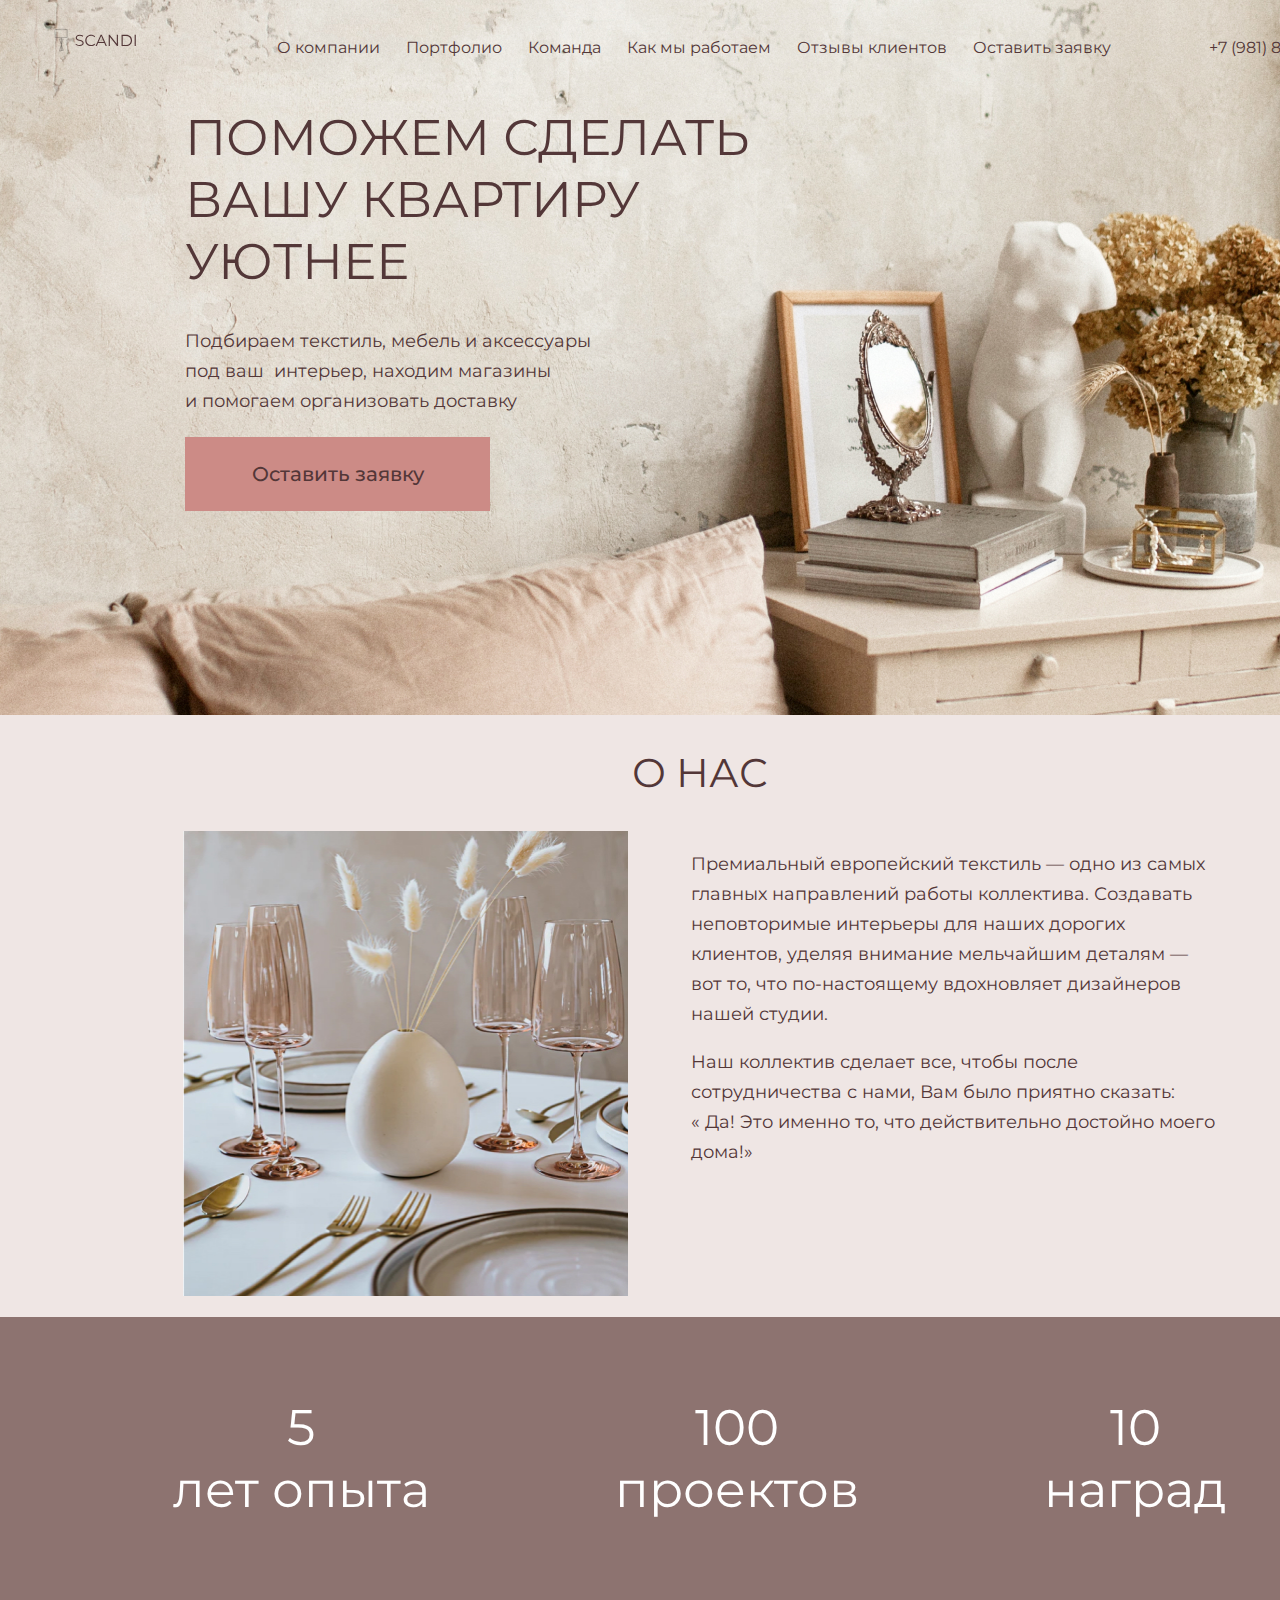
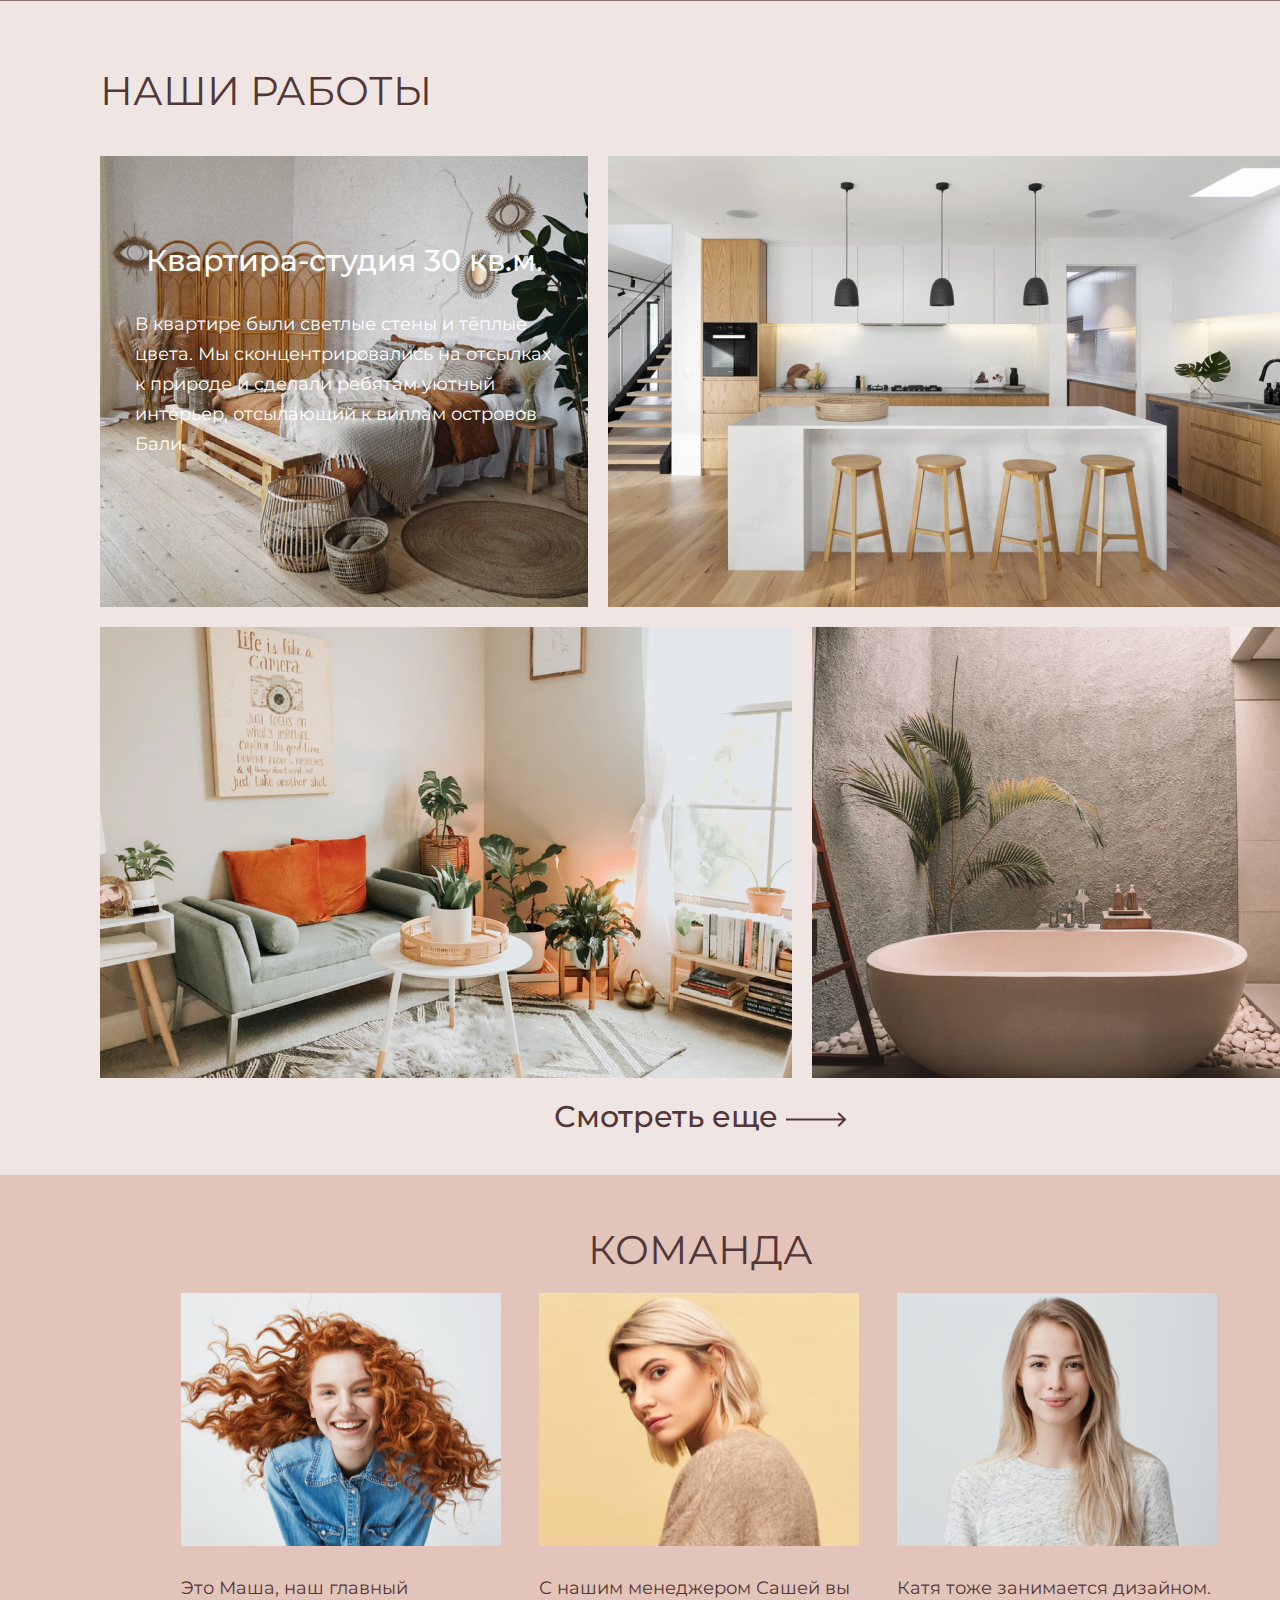
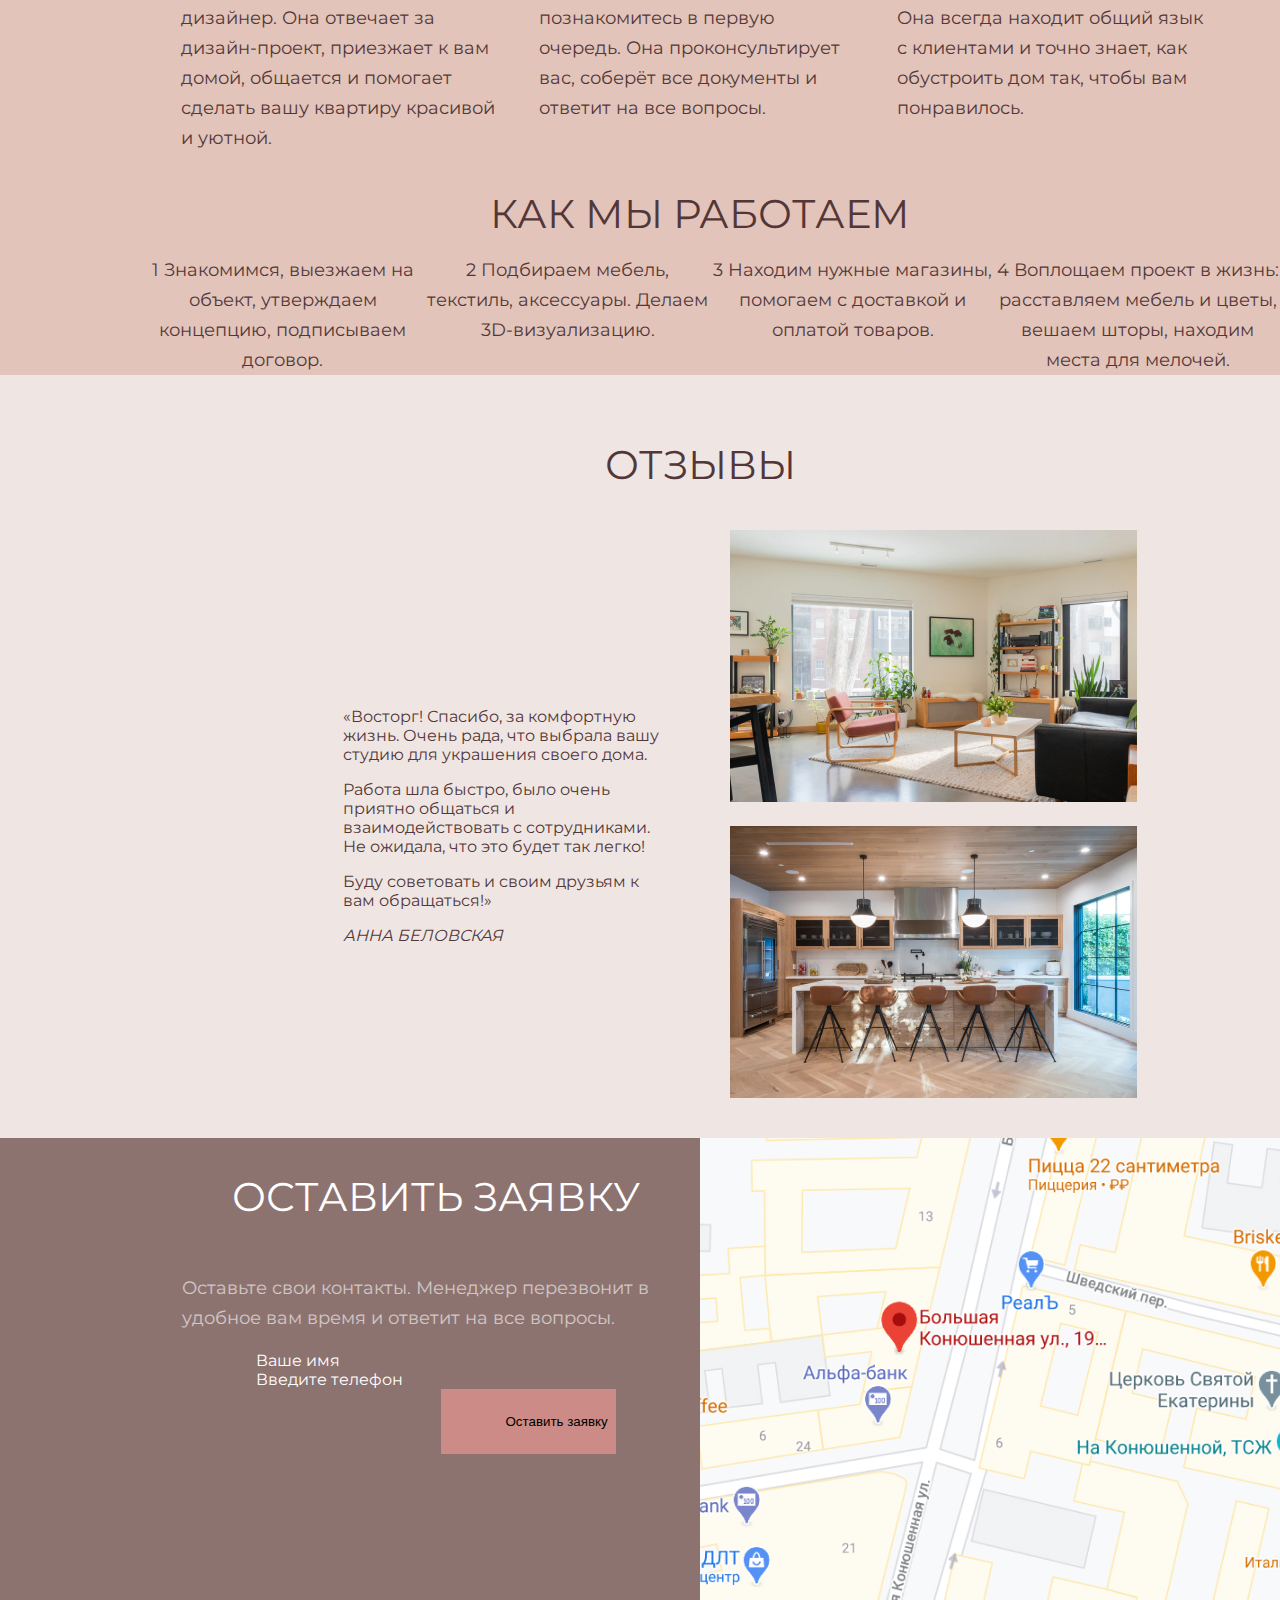
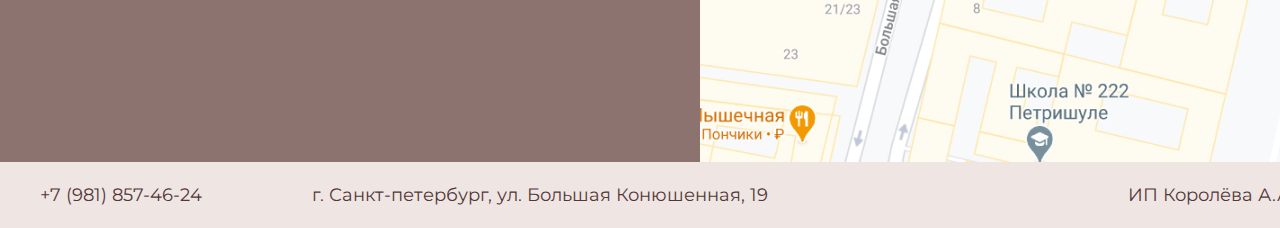
<file: index.html>
<!DOCTYPE html>
<html lang="ru">
<head>
    <meta charset="UTF-8">
    <meta http-equiv="X-UA-Compatible" content="IE=edge">
    <meta name="viewport" content="width=device-width, initial-scale=1.0">
    <title>SCANDI</title>
    <link rel="stylesheet" href="style/style.css">
</head>
<body>
    <div class="high-container">
        <header class="page-header">
            <div class="wide-container">
                <a href="#" class="logo">
                <img src="img/logo-scandi.svg" alt="Логотип компании SCANDI - графическое изображение торшера" width="90" height="25"></a>
            <nav>
                <ul class="navigation-list">
                    <li class="nav-item"><a href="#about" class="nav-link">О компании</a></li>
                    <li class="nav-item"><a href="#portfolio" class="nav-link">Портфолио</a></li>
                    <li class="nav-item"><a href="#team" class="nav-link">Команда</a></li>
                    <li class="nav-item"><a href="#process-list" class="nav-link">Как мы работаем</a></li>
                    <li class="nav-item"><a href="#reviews" class="nav-link">Отзывы клиентов</a></li>
                    <li class="nav-item"><a href="#form" class="nav-link">Оставить заявку</a></li>
                    
                </ul>
            </nav>
                <a href="tel:+79818574624" class="phone">+7 (981) 857-46-24</a>
            </div>
        </header>
        <section class="promo">
            <div class="container">
                <div class="promo-text">
                    <h1 class="main-heading">Поможем&nbsp;сделать&nbsp; вашу квартиру уютнее
                    </h1>
                    <p class="promo-description">Подбираем текстиль, мебель и аксессуары<br> под&nbsp;ваш&nbsp; интерьер, находим магазины<br>и помогаем организовать доставку </p>
                    <a href="#form" class="button promo-button">Оставить заявку</a>
                </div>
            </div>
        </section>
    </div>

    <main>
        
        <section class="about" id="about">
            <div class="container">
                <h2 class="section-heading title-about">О нас</h2>
                <div class="half-wrap">
                    <img src="img/about.jpg" alt="Белая ваза с сухоцветами на обеденном столе, по бокам от которой расставлены винные бокалы и приборы" width="445" height="465">
                    <div class="text-wrap">
                        <p>Премиальный европейский текстиль — одно из самых главных направлений работы коллектива. Создавать неповторимые интерьеры для наших дорогих клиентов, уделяя внимание мельчайшим деталям — вот то,  что по-настоящему вдохновляет дизайнеров нашей студии.</p>
                        <p>Наш коллектив сделает все, чтобы после сотрудничества с нами,  Вам было приятно сказать: «&nbsp;Да!&nbsp;Это&nbsp;именно то, что действительно достойно моего дома!»</p>
                    </div>
                </div>
            </div>
        </section>
        <section class="advantages">
            <div class="container">
            <ul class="advantages-list">
                <li class="advantages-item">5<br>лет опыта</li>
                <li class="advantages-item">100<br>проектов</li>
                <li class="advantages-item">10<br>наград</li>
            </ul>
            </div>
        </section>
        <section class="portfolio" id="portfolio">
            <h2 class="section-heading title-portfolio">Наши работы</h2>
            <div class="container-portfolio">
                <div class="example-text-wrap">
                <h3 class="example">Квартира-студия 30 кв.м.</h3>
                <p class="example-text">В квартире были светлые стены и тёплые цвета. Мы сконцентрировались на отсылках к природе и сделали ребятам уютный интерьер, отсылающий к виллам островов Бали.</p>
                </div>
                <img src="img/portfolio-2.jpg" alt="Интерьер кухни-гостиной, выполненный в светлых тонах с высокими барными стульями и островной кухонной зоной" width="692" height="451">
                <img src="img/portfolio-3.jpg" alt="Интерьер гостиной с домашними растениями и акцентом на фурнитуру из натуральных материалов" width="692" height="451">
                <img src="img/portfolio-4.jpg" alt="Ванная комната, выполненная из бетона и камня, с комнатным растением в углу помещения" width="488" height="451">
                <a href="#">Смотреть еще <img src="img/arrow-right.svg" alt="стрелка вправо" width="60"></a>
            </div>
        </section>
        <section class="team" id="team">
            <div class="container">
                <h2 class="section-heading title-team">Команда</h2>
                <ul class="team-members">
                    <li class="team-member"><img src="img/team-1.jpg" alt="Кудрявая, рыжая, улыбающаяся девушка" width="320" height="253"><p>Это Маша, наш главный дизайнер. Она отвечает за дизайн-проект, приезжает к вам домой, общается и помогает сделать вашу квартиру красивой и уютной.</p></li>
                    <li class="team-member"><img src="img/team-2.jpg" alt="Серьезная, кареглазая блондинка в бежевом свитере" width="320" height="253"><p>С нашим менеджером Сашей вы познакомитесь в первую очередь. Она проконсультирует вас, соберёт все документы и ответит на все вопросы.</p></li>
                    <li class="team-member"><img src="img/team-3.jpg" alt="Русоволосая милая девушка" width="320" height="253"><p>Катя тоже занимается дизайном. Она всегда находит общий язык с клиентами и точно знает, как обустроить дом так, чтобы вам понравилось.</p></li>
                </ul>
            </div>
            <div class="container">
                <h2 class="section-heading title-work-process">Как мы работаем</h2>
                <ol class="work-process" id="process-list">
                    <li class="work-step">1 Знакомимся, выезжаем на объект, утверждаем концепцию, подписываем договор.</li>
                    <li class="work-step">2 Подбираем мебель, текстиль, аксессуары. Делаем 3D-визуализацию.</li>
                    <li class="work-step">3 Находим нужные магазины, помогаем с доставкой и оплатой товаров.</li>
                    <li class="work-step">4 Воплощаем проект в жизнь: расставляем мебель и цветы, вешаем шторы, находим места для мелочей.</li>
                </ol>
            </div>
        </section>
        <section class="reviews" id="reviews">
            <div class="container">
                <h2 class="section-heading title-reviews">Отзывы</h2>
                <ul class="review-list">
                    <li class="review-item">
                        <div class="text-review">
                            <blockquote>
                                <p>«Восторг! Спасибо, за комфортную жизнь. Очень рада, что выбрала вашу студию для украшения своего дома.</p>
                                <p>Работа шла быстро, было очень приятно общаться и взаимодействовать с сотрудниками. Не ожидала, что это будет так легко!</p>
                                <p>Буду советовать и своим друзьям к вам обращаться!»</p>
                                <cite>АННА БЕЛОВСКАЯ</cite>
                            </blockquote>
                        </div>
                        <div class="img-review">
                            <img src="img/feedback-1.jpg" alt="Просторная светлая гостиная с большими окнами" width="407" height="272">
                            <img src="img/feedback-2.jpg" alt="Кухня с деревянными фасадами с островной частью и барными стульями" width="407" height="272">
                        </div>
                    </li>
                </ul>
            </div>
        </section>
        <section class="form" id="form">
            <div class="container-form">
                <div class="form-wrap">
                <h2 class="section-heading title-form">Оставить заявку</h2>
                <p>Оставьте свои контакты. Менеджер перезвонит в удобное вам время и ответит на все вопросы.</p>
                <form action="#" method="get">
                    <label for="name-field">Ваше имя</label>
                    <input type="text" name="name" id="name-field">
                    <br>
                    <label for="phone-number-field">Введите телефон</label>
                    <input type="number" name="phone-number" id="phone-number-field">
                    <br>
                    <input class="button" type="submit" value="Оставить заявку">
                </form>
                </div>
                <img src="img/map.jpg" alt="г. Санкт-петербург, ул. Большая Конюшенная, дом 19">
            </div>
        </section>
    </main>
    <footer class="page-footer">
        <div class="container">
            <ul class="footer-content">
                <li class="footer-item">+7 (981) 857-46-24</li>
                <li class="footer-item">г. Санкт-петербург, ул. Большая Конюшенная, 19</li>
                <li class="footer-item">ИП Королёва А.А.</li>
            </ul>
        </div>
    </footer>
</body>
</html>
</file>
<file: style/style.css>
@font-face {
    font-family: 'Montserrat';
    src: url('../fonts/Montserrat-Medium.woff2') format('woff2');
    font-weight: 500;
    font-style: normal;
    font-display: swap;
}

@font-face {
    font-family: 'Montserrat';
    src: url('../fonts/Montserrat-Regular.woff2') format('woff2');
    font-weight: normal;
    font-style: normal;
    font-display: swap;
}


body{
    background-color: #EFE6E4;;
    color: #533738;
    font-family: 'Montserrat', sans-serif;
    width: 1400px;
    margin: 0 auto;
}

a {
    text-decoration: none;
    color: #533738;
}

li{
    list-style: none;
}

.navigation-list{
    display: flex;
    flex-wrap: wrap;
    justify-content: space-around;
    gap: 26px;
    margin-top: 38px;
}

.wide-container{
    display: flex;
    justify-content: space-around;
    align-items: baseline;
}


.high-container{
    height: 715px;
    background-image: url(../img/background.jpg);    
    background-color: #F9EAE1;
}
.main-heading{
    text-transform: uppercase;
    font-weight: 400;
    font-size: 50px;
    line-height: 62px;
    display: block;
    Width:534px;
    Height:186px;
    margin-left: 185px;
}

.promo-description{
    display: block;
    width: 493px;
    height: 90px;
    margin-left: 185px;
    margin-bottom:21px;
}

.button{
    display: block;
    width: 175px;
    background-color: #CC8B86;
    padding: 25px 65px;
    margin-left: 185px;
    text-align: center;
}

.promo-description{
    font-weight: 400;
    font-size: 18px;
    line-height: 30px;
}

.promo-button{
    font-weight: 500;
    font-size: 20px;
    line-height: 24px;
}
.title-about{
    text-align: center;
}
.section-heading{
    text-transform: uppercase;
    font-weight: 400;
    font-size: 40px;
    line-height: 50px;
}

.half-wrap{
    display: flex;
    margin-left: 183px;
    margin-bottom: 21px;
    gap: 63px;
}

.text-wrap{
font-size: 18px;
line-height: 30px;
width: 528px;
}

.advantages{
    background-color: #8D7370;
}

.advantages-list{
    list-style: none;
    display: flex;
    justify-content:space-around;
    text-align: center;
    font-style: normal;
    font-weight: 400;
    font-size: 50px;
    line-height: 62px;
    color: #FFFFFF;
    margin: 0;
    padding: 80px;
}

.example{
    color: #FFFFFF;
    font-weight: 500;
    font-size: 30px;
    line-height: 37px;
}

.example-text{
    font-weight: 400;
    font-size: 18px;
    line-height: 30px;
    color: #FFFFFF;
}

.example-text-wrap{
    background-image: url(../img/portfolio-1.jpg);
    background-color: rgba(100, 72, 69, 0.8);
    display: block;
    width: 488px;
    height: 451px;
}

.example-text-wrap:hover{
    background-image: linear-gradient(rgba(100, 72, 69, 0.8)),rgba(100, 72, 69, 0.8), url(../img/portfolio-1.jpg);
}

.example{
    text-align: center;
    margin-top: 86px;
}

.example-text{
    margin-left: 35px;
    margin-right: 35px;
}

.container-portfolio{
    display: flex;
    flex-wrap: wrap;
    gap:20px;
    margin: 40px 100px;
}

.title-portfolio{
    margin: 0;
    margin-left: 100px;
    margin-top: 65px;;
}

.container-portfolio a{
    width: 100%;
    font-style: normal;
    font-weight: 500;
    font-size: 30px;
    line-height: 37px;
    text-align: center;
}

.team{
    background-color: #E2C4BA;
}

.team-members{
    list-style: none;
    display: flex;
    width: 320px;
    gap: 38px;
    margin-left: 181px;
    padding: 0;
    font-style: normal;
    font-weight: 400;
    font-size: 18px;
    line-height: 30px;
}

.title-team{
    text-align: center;
    padding-top: 50px;
    margin: 0;
}

.title-work-process{
    text-align: center;
    margin: 0;
}

.work-process{
    list-style:none;
    display: flex;
    margin-left: 100px;
    
}
.work-step{
    width: 285px;
    font-style: normal;
    font-weight: 400;
    font-size: 18px;
    line-height: 30px;
    text-align: center;
}

.review-item{
    display: grid;
    grid-template-columns: 407px 407px;
    justify-content: center;
    align-items: center;
    gap:20px;
}

.title-reviews{
    margin: 0;
    text-align: center;
    margin-top: 65px;
    margin-bottom: 40px;
}

.img-review img{
    margin-bottom: 20px;;
}

.container-form{
    display: grid;
    grid-template-columns: 1fr 1fr;
}
.form-wrap{
    display: flex;
    flex-direction: column;
    width: 507px;
    justify-content: flex-start;
    align-items: center;
    margin-left: 182px;
    
}

.form-wrap p{
    font-weight: 400;
    font-size: 18px;
    line-height: 30px;
    opacity: 0.6;
}
.form{
    background-color: #8D7370;
    color: #FFFFFF;
}

input {
    border: none;
    border-bottom: #FFFFFF;
    background-color: #8D7370;
}


.footer-content{
    list-style: none;
    display: grid;
    grid-template-columns: 1fr 3fr 1fr;
    font-weight: 400;
font-size: 18px;
line-height: 30px;
}
</file>
